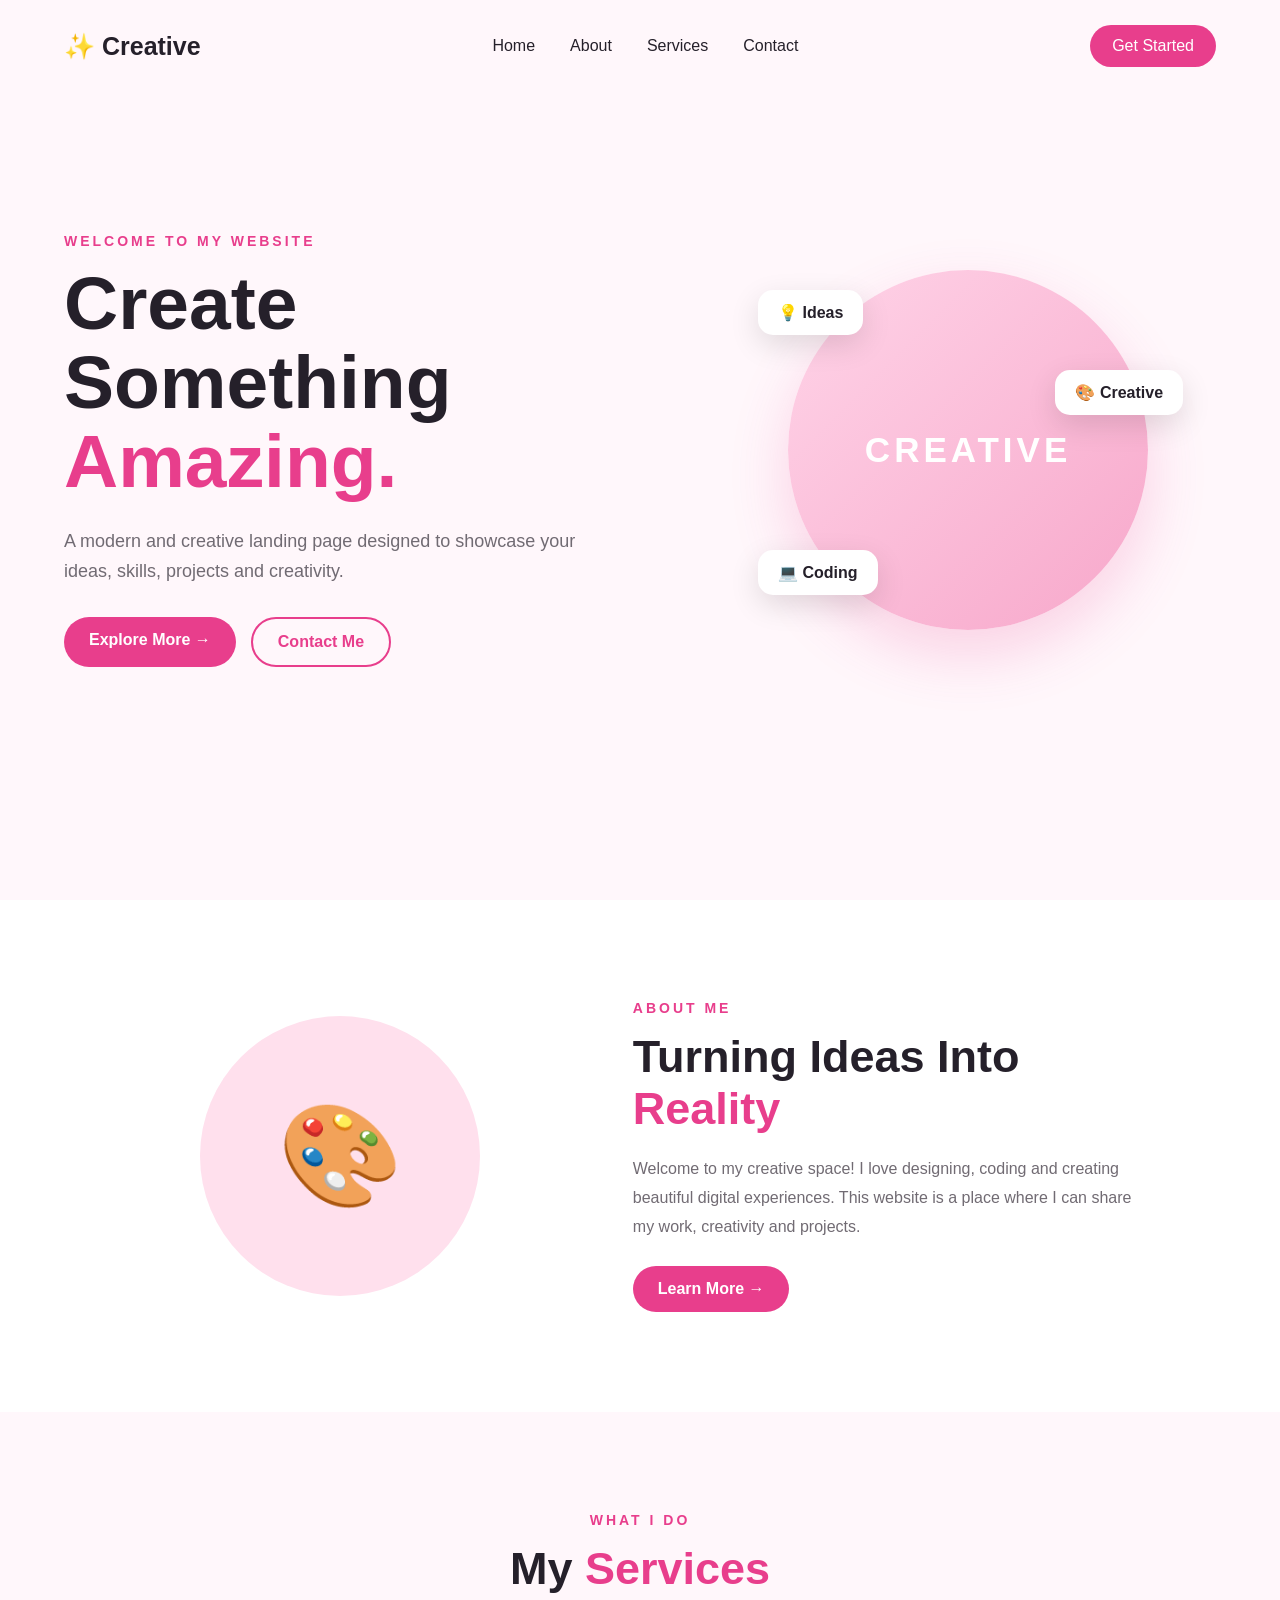
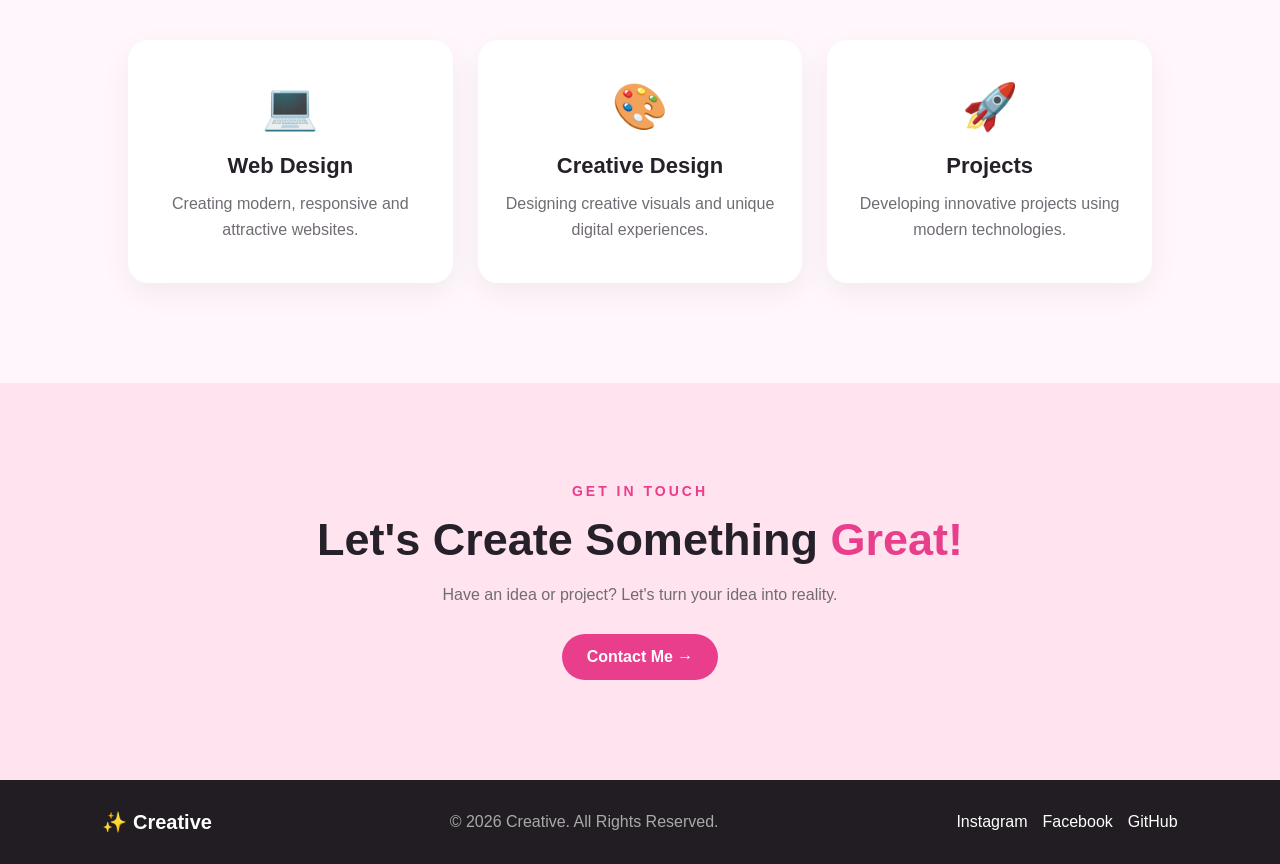
<file: Index.html>
<!DOCTYPE html>
<html lang="en">
<head>
    <meta charset="UTF-8">
    <meta name="viewport" content="width=device-width, initial-scale=1.0">
    <title>Creative Landing Page</title>
    <link rel="stylesheet" href="style.css">
</head>

<body>

    <!-- Navigation -->
    <header>
        <nav class="navbar">
            <div class="logo">✨ Creative</div>

            <ul class="nav-links">
                <li><a href="#home">Home</a></li>
                <li><a href="#about">About</a></li>
                <li><a href="#services">Services</a></li>
                <li><a href="#contact">Contact</a></li>
            </ul>

            <a href="#contact" class="nav-btn">Get Started</a>
        </nav>
    </header>

    <!-- Hero Section -->
    <section class="hero" id="home">

        <div class="hero-content">
            <p class="small-title">WELCOME TO MY WEBSITE</p>

            <h1>
                Create Something
                <span>Amazing.</span>
            </h1>

            <p class="description">
                A modern and creative landing page designed to showcase
                your ideas, skills, projects and creativity.
            </p>

            <div class="hero-buttons">
                <a href="#about" class="btn primary">Explore More →</a>
                <a href="#contact" class="btn secondary">Contact Me</a>
            </div>
        </div>

        <div class="hero-image">
            <div class="circle">
                <div class="floating-card card-one">💡 Ideas</div>
                <div class="floating-card card-two">🎨 Creative</div>
                <div class="floating-card card-three">💻 Coding</div>
            </div>
        </div>

    </section>

    <!-- About Section -->
    <section class="about" id="about">

        <div class="about-image">
            <div class="about-circle">🎨</div>
        </div>

        <div class="about-content">
            <p class="section-title">ABOUT ME</p>

            <h2>Turning Ideas Into <span>Reality</span></h2>

            <p>
                Welcome to my creative space! I love designing,
                coding and creating beautiful digital experiences.
                This website is a place where I can share my work,
                creativity and projects.
            </p>

            <a href="#services" class="btn primary">Learn More →</a>
        </div>

    </section>

    <!-- Services -->
    <section class="services" id="services">

        <p class="section-title">WHAT I DO</p>

        <h2>My <span>Services</span></h2>

        <div class="service-container">

            <div class="service-card">
                <div class="icon">💻</div>
                <h3>Web Design</h3>
                <p>
                    Creating modern, responsive and attractive websites.
                </p>
            </div>

            <div class="service-card">
                <div class="icon">🎨</div>
                <h3>Creative Design</h3>
                <p>
                    Designing creative visuals and unique digital experiences.
                </p>
            </div>

            <div class="service-card">
                <div class="icon">🚀</div>
                <h3>Projects</h3>
                <p>
                    Developing innovative projects using modern technologies.
                </p>
            </div>

        </div>

    </section>

    <!-- Contact -->
    <section class="contact" id="contact">

        <p class="section-title">GET IN TOUCH</p>

        <h2>Let's Create Something <span>Great!</span></h2>

        <p>
            Have an idea or project? Let's turn your idea into reality.
        </p>

        <a href="mailto:yourmail@gmail.com" class="btn primary">
            Contact Me →
        </a>

    </section>

    <!-- Footer -->
    <footer>
        <div class="footer-logo">✨ Creative</div>

        <p>© 2026 Creative. All Rights Reserved.</p>

        <div class="social-links">
            <a href="#">Instagram</a>
            <a href="#">Facebook</a>
            <a href="#">GitHub</a>
        </div>
    </footer>

</body>
</html>
</file>
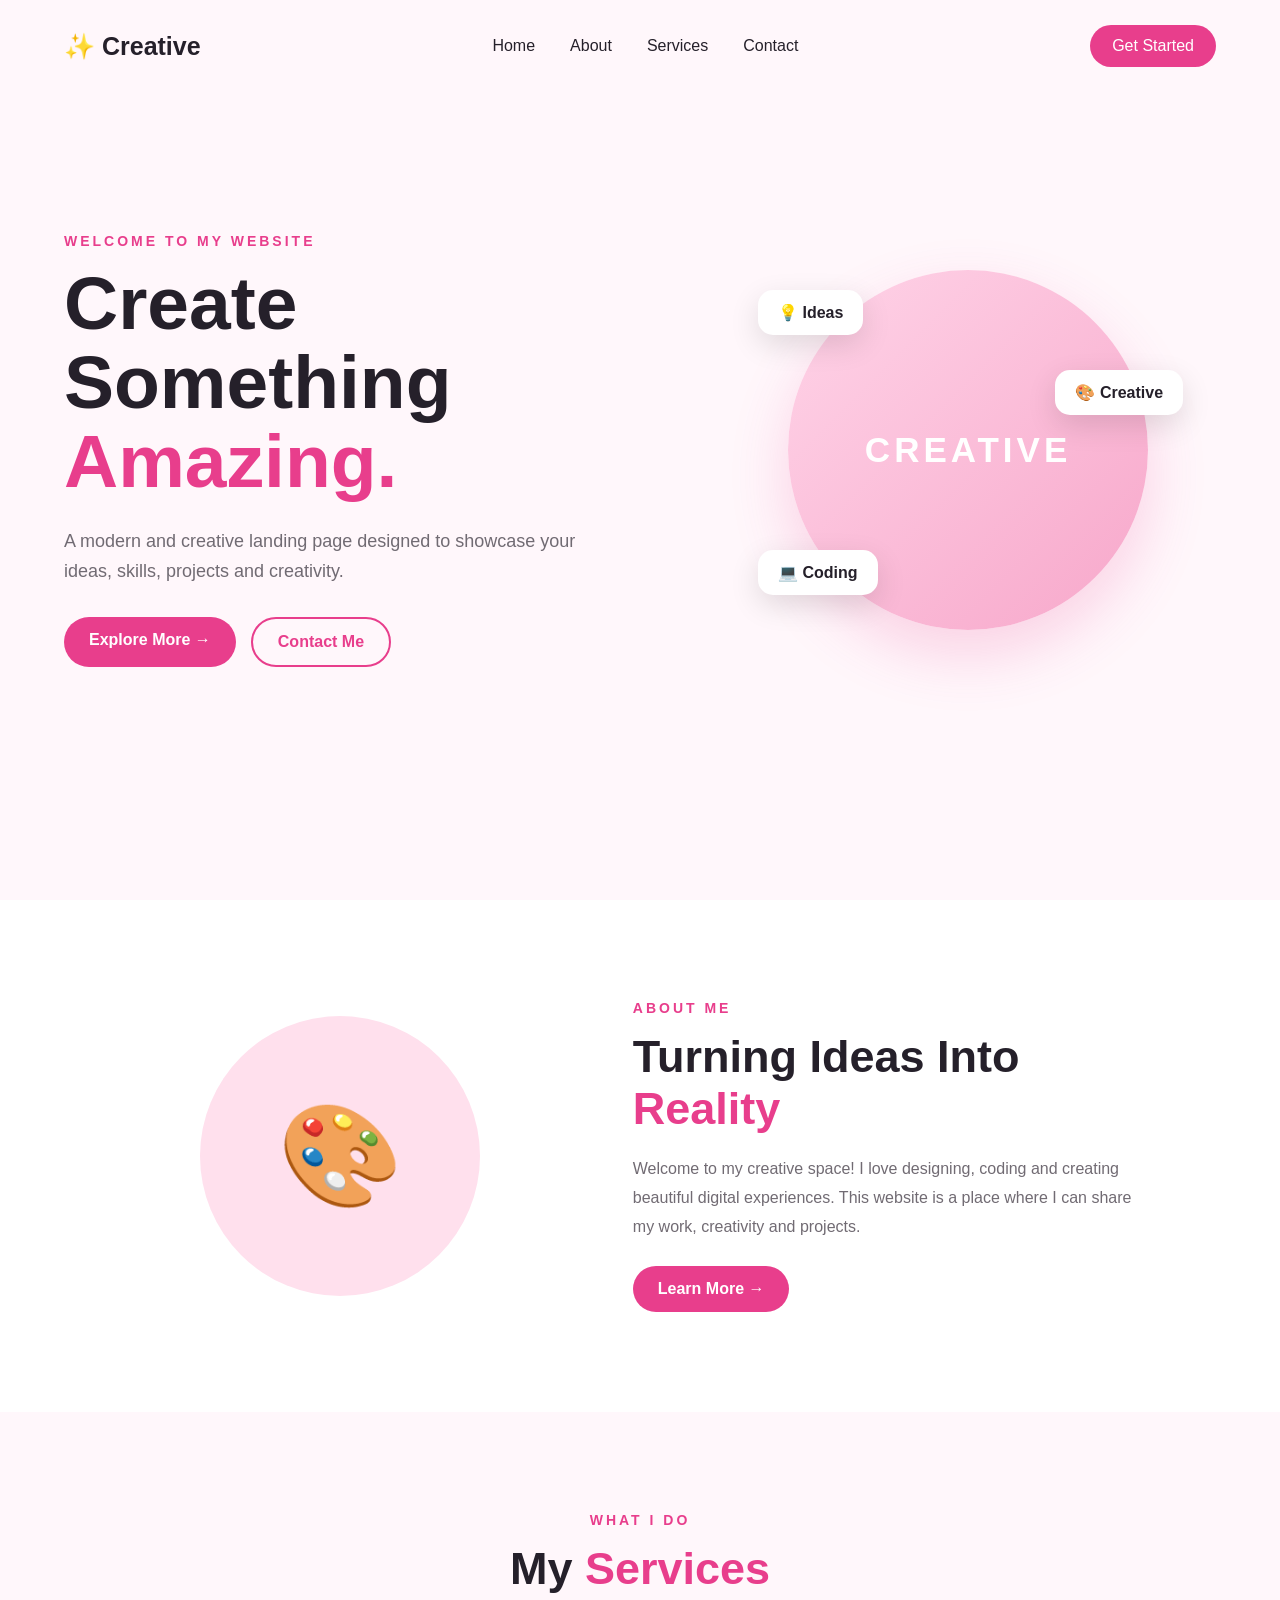
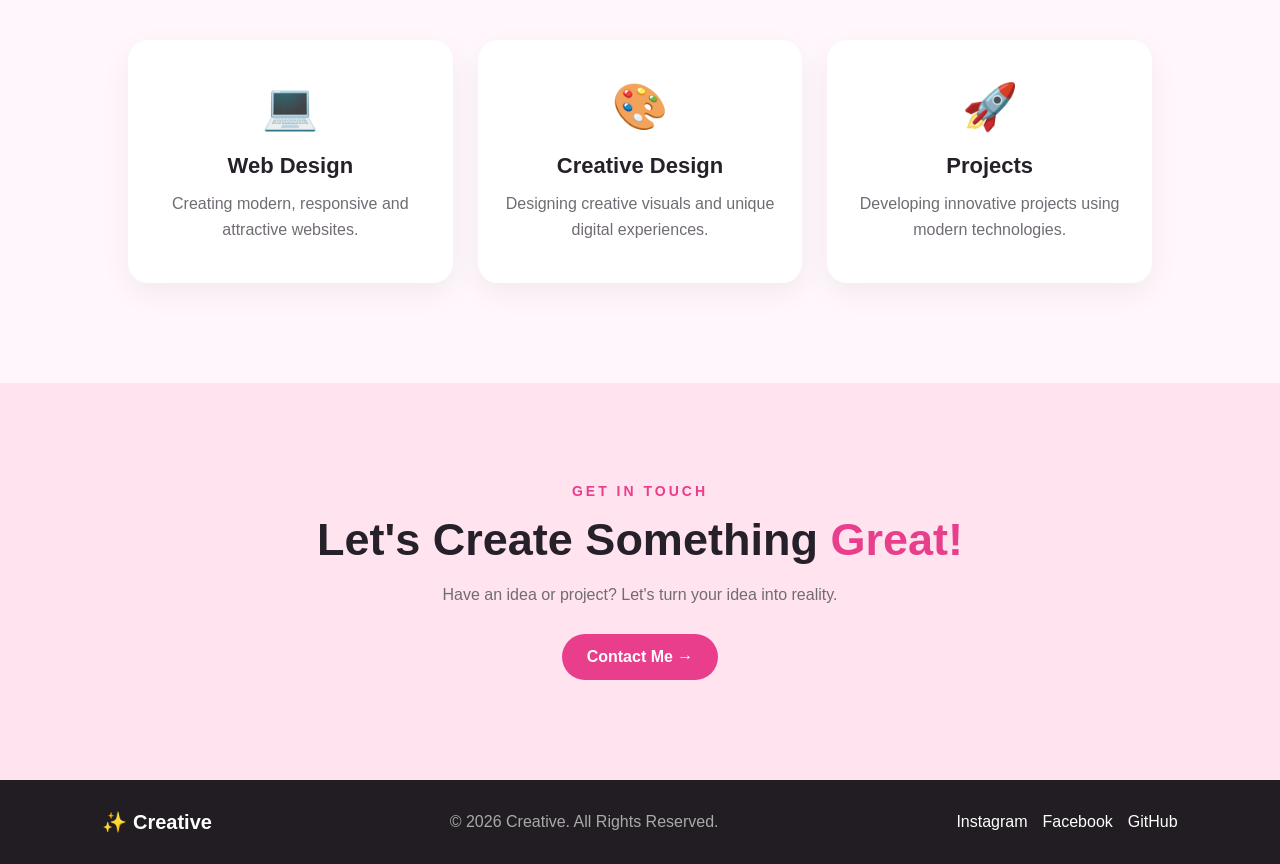
<file: Indeex.html>
<!DOCTYPE html>
<html lang="en">
<head>
    <meta charset="UTF-8">
    <meta name="viewport" content="width=device-width, initial-scale=1.0">
    <title>Creative Landing Page</title>
    <link rel="stylesheet" href="style.css">
</head>

<body>

    <!-- Navigation -->
    <header>
        <nav class="navbar">
            <div class="logo">✨ Creative</div>

            <ul class="nav-links">
                <li><a href="#home">Home</a></li>
                <li><a href="#about">About</a></li>
                <li><a href="#services">Services</a></li>
                <li><a href="#contact">Contact</a></li>
            </ul>

            <a href="#contact" class="nav-btn">Get Started</a>
        </nav>
    </header>

    <!-- Hero Section -->
    <section class="hero" id="home">

        <div class="hero-content">
            <p class="small-title">WELCOME TO MY WEBSITE</p>

            <h1>
                Create Something
                <span>Amazing.</span>
            </h1>

            <p class="description">
                A modern and creative landing page designed to showcase
                your ideas, skills, projects and creativity.
            </p>

            <div class="hero-buttons">
                <a href="#about" class="btn primary">Explore More →</a>
                <a href="#contact" class="btn secondary">Contact Me</a>
            </div>
        </div>

        <div class="hero-image">
            <div class="circle">
                <div class="floating-card card-one">💡 Ideas</div>
                <div class="floating-card card-two">🎨 Creative</div>
                <div class="floating-card card-three">💻 Coding</div>
            </div>
        </div>

    </section>

    <!-- About Section -->
    <section class="about" id="about">

        <div class="about-image">
            <div class="about-circle">🎨</div>
        </div>

        <div class="about-content">
            <p class="section-title">ABOUT ME</p>

            <h2>Turning Ideas Into <span>Reality</span></h2>

            <p>
                Welcome to my creative space! I love designing,
                coding and creating beautiful digital experiences.
                This website is a place where I can share my work,
                creativity and projects.
            </p>

            <a href="#services" class="btn primary">Learn More →</a>
        </div>

    </section>

    <!-- Services -->
    <section class="services" id="services">

        <p class="section-title">WHAT I DO</p>

        <h2>My <span>Services</span></h2>

        <div class="service-container">

            <div class="service-card">
                <div class="icon">💻</div>
                <h3>Web Design</h3>
                <p>
                    Creating modern, responsive and attractive websites.
                </p>
            </div>

            <div class="service-card">
                <div class="icon">🎨</div>
                <h3>Creative Design</h3>
                <p>
                    Designing creative visuals and unique digital experiences.
                </p>
            </div>

            <div class="service-card">
                <div class="icon">🚀</div>
                <h3>Projects</h3>
                <p>
                    Developing innovative projects using modern technologies.
                </p>
            </div>

        </div>

    </section>

    <!-- Contact -->
    <section class="contact" id="contact">

        <p class="section-title">GET IN TOUCH</p>

        <h2>Let's Create Something <span>Great!</span></h2>

        <p>
            Have an idea or project? Let's turn your idea into reality.
        </p>

        <a href="mailto:yourmail@gmail.com" class="btn primary">
            Contact Me →
        </a>

    </section>

    <!-- Footer -->
    <footer>
        <div class="footer-logo">✨ Creative</div>

        <p>© 2026 Creative. All Rights Reserved.</p>

        <div class="social-links">
            <a href="#">Instagram</a>
            <a href="#">Facebook</a>
            <a href="#">GitHub</a>
        </div>
    </footer>

</body>
</html>
</file>
<file: style.css>
* {
    margin: 0;
    padding: 0;
    box-sizing: border-box;
    scroll-behavior: smooth;
}

body {
    font-family: Arial, Helvetica, sans-serif;
    background: #fff7fb;
    color: #25202a;
}

/* ================= NAVBAR ================= */

header {
    width: 100%;
    position: absolute;
    top: 0;
    left: 0;
    z-index: 100;
}

.navbar {
    width: 90%;
    max-width: 1200px;
    margin: auto;
    padding: 25px 0;

    display: flex;
    align-items: center;
    justify-content: space-between;
}

.logo {
    font-size: 25px;
    font-weight: bold;
}

.nav-links {
    display: flex;
    list-style: none;
    gap: 35px;
}

.nav-links a {
    text-decoration: none;
    color: #25202a;
    font-weight: 500;
    transition: 0.3s;
}

.nav-links a:hover {
    color: #e83e8c;
}

.nav-btn {
    text-decoration: none;
    color: white;
    background: #e83e8c;
    padding: 12px 22px;
    border-radius: 25px;
    transition: 0.3s;
}

.nav-btn:hover {
    transform: translateY(-3px);
    box-shadow: 0 8px 20px rgba(232, 62, 140, 0.3);
}

/* ================= HERO ================= */

.hero {
    min-height: 100vh;
    width: 90%;
    max-width: 1200px;
    margin: auto;

    display: flex;
    align-items: center;
    justify-content: space-between;
    gap: 50px;
}

.hero-content {
    width: 55%;
}

.small-title,
.section-title {
    color: #e83e8c;
    font-size: 14px;
    font-weight: bold;
    letter-spacing: 3px;
    margin-bottom: 15px;
}

.hero h1 {
    font-size: clamp(45px, 6vw, 75px);
    line-height: 1.05;
    margin-bottom: 25px;
}

.hero h1 span,
.about-content span,
.services h2 span,
.contact h2 span {
    color: #e83e8c;
}

.description {
    max-width: 550px;
    color: #716b73;
    font-size: 18px;
    line-height: 1.7;
    margin-bottom: 30px;
}

.hero-buttons {
    display: flex;
    gap: 15px;
}

.btn {
    display: inline-block;
    text-decoration: none;
    padding: 14px 25px;
    border-radius: 30px;
    font-weight: bold;
    transition: 0.3s;
}

.primary {
    color: white;
    background: #e83e8c;
}

.primary:hover {
    transform: translateY(-4px);
    box-shadow: 0 10px 25px rgba(232, 62, 140, 0.3);
}

.secondary {
    color: #e83e8c;
    border: 2px solid #e83e8c;
}

.secondary:hover {
    background: #e83e8c;
    color: white;
}

/* ================= HERO DESIGN ================= */

.hero-image {
    width: 45%;
    display: flex;
    justify-content: center;
}

.circle {
    width: 360px;
    height: 360px;
    border-radius: 50%;
    background: linear-gradient(135deg, #ffd4e8, #f7a7ca);

    position: relative;

    display: flex;
    justify-content: center;
    align-items: center;

    box-shadow: 0 25px 60px rgba(232, 62, 140, 0.2);
}

.circle::after {
    content: "CREATIVE";
    font-size: 35px;
    font-weight: bold;
    color: white;
    letter-spacing: 4px;
}

.floating-card {
    position: absolute;
    background: white;
    padding: 13px 20px;
    border-radius: 15px;
    box-shadow: 0 10px 30px rgba(0, 0, 0, 0.12);
    font-weight: bold;
    animation: floating 3s infinite ease-in-out;
}

.card-one {
    top: 20px;
    left: -30px;
}

.card-two {
    right: -35px;
    top: 100px;
}

.card-three {
    bottom: 35px;
    left: -30px;
}

@keyframes floating {
    0%, 100% {
        transform: translateY(0);
    }

    50% {
        transform: translateY(-12px);
    }
}

/* ================= ABOUT ================= */

.about {
    padding: 100px 10%;
    background: white;

    display: flex;
    align-items: center;
    gap: 80px;
}

.about-image {
    width: 45%;
    display: flex;
    justify-content: center;
}

.about-circle {
    width: 280px;
    height: 280px;
    border-radius: 50%;
    background: #ffe0ed;

    display: flex;
    align-items: center;
    justify-content: center;

    font-size: 100px;
}

.about-content {
    width: 55%;
}

.about-content h2,
.services h2,
.contact h2 {
    font-size: 45px;
    margin-bottom: 20px;
}

.about-content p:not(.section-title) {
    color: #716b73;
    line-height: 1.8;
    margin-bottom: 25px;
}

/* ================= SERVICES ================= */

.services {
    padding: 100px 10%;
    text-align: center;
}

.service-container {
    margin-top: 45px;

    display: grid;
    grid-template-columns: repeat(3, 1fr);
    gap: 25px;
}

.service-card {
    background: white;
    padding: 40px 25px;
    border-radius: 20px;

    box-shadow: 0 10px 30px rgba(0, 0, 0, 0.06);

    transition: 0.3s;
}

.service-card:hover {
    transform: translateY(-10px);
    box-shadow: 0 20px 40px rgba(232, 62, 140, 0.15);
}

.icon {
    font-size: 45px;
    margin-bottom: 20px;
}

.service-card h3 {
    font-size: 22px;
    margin-bottom: 12px;
}

.service-card p {
    color: #716b73;
    line-height: 1.6;
}

/* ================= CONTACT ================= */

.contact {
    padding: 100px 20px;
    text-align: center;
    background: #ffe3ef;
}

.contact p:not(.section-title) {
    color: #716b73;
    margin-bottom: 30px;
}

/* ================= FOOTER ================= */

footer {
    padding: 30px 8%;
    background: #211d22;
    color: white;

    display: flex;
    align-items: center;
    justify-content: space-between;
    gap: 20px;
}

.footer-logo {
    font-size: 20px;
    font-weight: bold;
}

footer p {
    color: #aaa;
}

.social-links {
    display: flex;
    gap: 15px;
}

.social-links a {
    color: white;
    text-decoration: none;
    transition: 0.3s;
}

.social-links a:hover {
    color: #e83e8c;
}

/* ================= RESPONSIVE ================= */

@media (max-width: 850px) {

    .nav-links {
        display: none;
    }

    .nav-btn {
        padding: 10px 17px;
    }

    .hero {
        padding-top: 120px;
        flex-direction: column;
        text-align: center;
    }

    .hero-content,
    .hero-image {
        width: 100%;
    }

    .hero-buttons {
        justify-content: center;
    }

    .circle {
        width: 280px;
        height: 280px;
    }

    .circle::after {
        font-size: 25px;
    }

    .about {
        flex-direction: column;
        
        text-align: center;
    }

    .about-image,
    .about-content {
        width: 100%;
    }

    .service-container {
        grid-template-columns: 1fr;
    }

    footer {
        flex-direction: column;
        text-align: center;
    }
}
</file>
